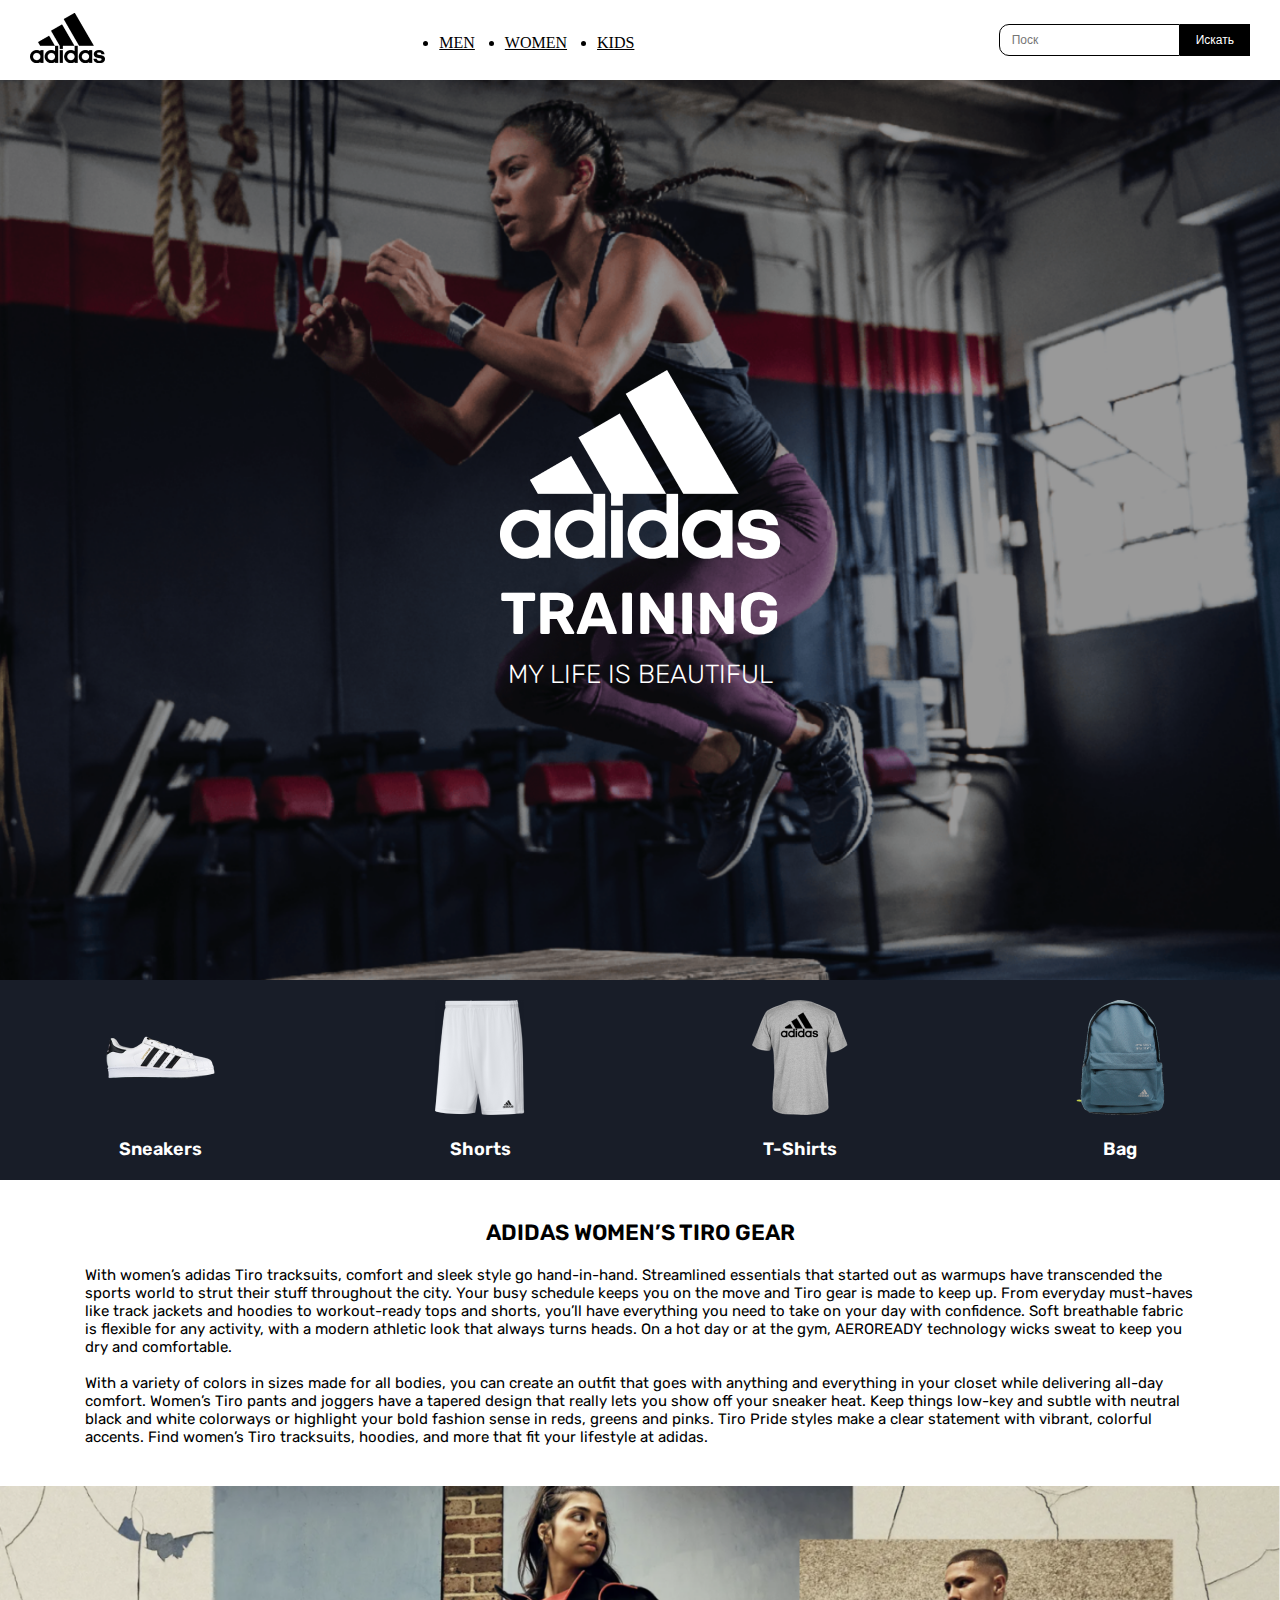
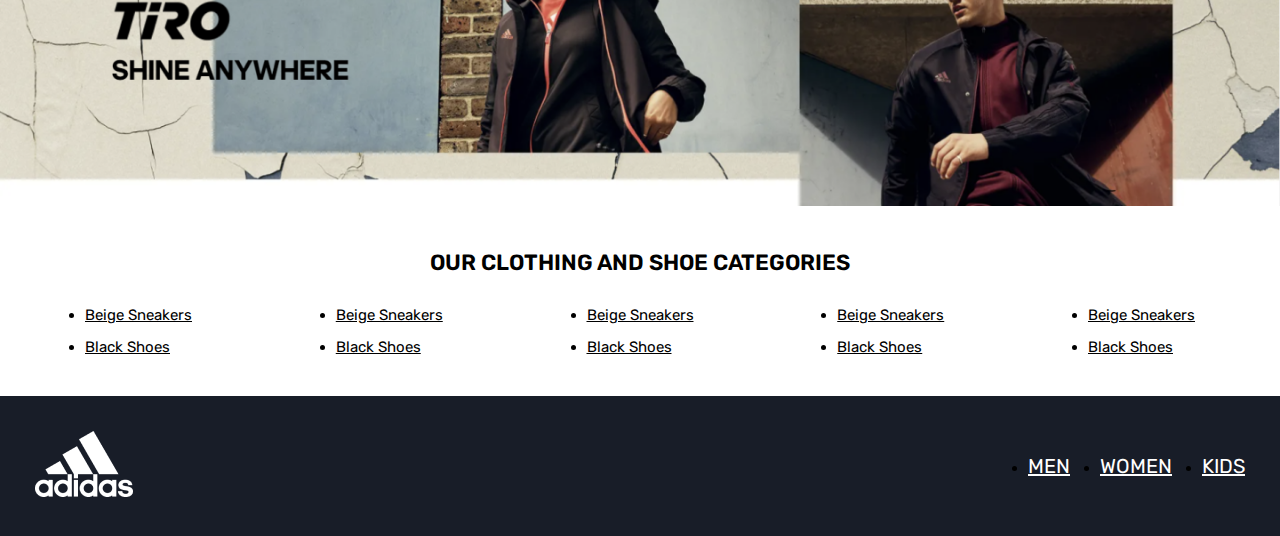
<file: index.html>
<!DOCTYPE html>
<html lang="en">
<head>
    <meta charset="UTF-8">
    <meta http-equiv="X-UA-Compatible" content="IE=edge">
    <meta name="viewport" content="width=device-width, initial-scale=1.0">
    <title>Adidas</title>
    <link rel="preconnect" href="https://fonts.googleapis.com">
    <link rel="preconnect" href="https://fonts.gstatic.com" crossorigin>
    <link href="https://fonts.googleapis.com/css2?family=Rubik:wght@300;400;600&display=swap" rel="stylesheet"> 
    <link rel="stylesheet" href="styles/style.css">
</head>
<body>
    <header class="header">
        <nav class="nav">
            <a href="" class="nav-logo">
                <img src="images/logo.png" alt="">
            </a>                                                                    
            <ul class="nav-list">
                <li><a href="" class="nav-link">MEN</a></li>
                <li><a href="" class="nav-link">WOMEN</a></li>
                <li><a href="" class="nav-link">KIDS</a></li>
            </ul>
            <form action="" class="nav-form">
                <input type="search" class="form-search" placeholder="Поск">
                <button class="form-btn">Искать</button>
            </form>
        </nav>
        <div class="header-content">
            <img src="images/header-img.png" alt="adidas header" class="header-img">
            <h1 class="header-title">TRAINING</h1>
            <p class="header-description">My life is beautiful</p>
        </div>
    </header>
    <main class="main">
        <section class="cards">
            <div class="card">
                <img src="images/Sneackers.png" alt="sneakers" 
                class="card-img">
                <h3 class="card-title">Sneakers</h3>
            </div>
            <div class="card">
                <img src="images/Shorts.png" alt="Shorts" 
                class="card-img">
                <h3 class="card-title">Shorts</h3>
            </div>
            <div class="card">
                <img src="images/T-Shirts.png" alt="T-Shirts" 
                class="card-img">
                <h3 class="card-title">T-Shirts</h3>
            </div>
            <div class="card">
                <img src="images/Bag.png" alt="Bag" 
                class="card-img">
                <h3 class="card-title">Bag</h3>
            </div>
        </section>
        <section class="gear">
            <div class="container">
                <h2 class="gear-title">ADIDAS WOMEN’S TIRO GEAR</h2>
                <p class="gear-description">With women’s adidas Tiro tracksuits, comfort and sleek style go hand-in-hand. Streamlined essentials that started out as warmups have transcended the sports world to strut their stuff throughout the city. Your busy schedule keeps you on the move and Tiro gear is made to keep up. From everyday must-haves like track jackets and hoodies to workout-ready tops and shorts, you’ll have everything you need to take on your day with confidence. Soft breathable fabric is flexible for any activity, with a modern athletic look that always turns heads. On a hot day or at the gym, AEROREADY technology wicks sweat to keep you dry and comfortable.

                </p>
                <p class="gear-description">With a variety of colors in sizes made for all bodies, you can create an outfit that goes with anything and everything in your closet while delivering all-day comfort. Women’s Tiro pants and joggers have a tapered design that really lets you show off your sneaker heat. Keep things low-key and subtle with neutral black and white colorways or highlight your bold fashion sense in reds, greens and pinks. Tiro Pride styles make a clear statement with vibrant, colorful accents. Find women’s Tiro tracksuits, hoodies, and more that fit your lifestyle at adidas.</p>
            </div>
            <img src="images/Main-Banner.png" alt="gear-img" class="gear-img">
        </section>
        <section class="clothing">
            <div class="container">
                <h2 class="clothing-title">
                    OUR CLOTHING AND SHOE CATEGORIES
                </h2>
                <div class="clothing-lists">
                    <ul class="clothing-list">
                        <li><a href="" class="clothing-link">Beige Sneakers</a></li>
                        <li><a href="" class="clothing-link">Black Shoes</a></li>
                    </ul>
                    <ul class="clothing-list">
                        <li><a href="" class="clothing-link">Beige Sneakers</a></li>
                        <li><a href="" class="clothing-link">Black Shoes</a></li>
                    </ul>
                    <ul class="clothing-list">
                        <li><a href="" class="clothing-link">Beige Sneakers</a></li>
                        <li><a href="" class="clothing-link">Black Shoes</a></li>
                    </ul>
                    <ul class="clothing-list">
                        <li><a href="" class="clothing-link">Beige Sneakers</a></li>
                        <li><a href="" class="clothing-link">Black Shoes</a></li>
                    </ul>
                    <ul class="clothing-list">
                        <li><a href="" class="clothing-link">Beige Sneakers</a></li>
                        <li><a href="" class="clothing-link">Black Shoes</a></li>
                    </ul>
                </div>
            </div>
        </section>
    </main>
    <footer class="footer">
        <a href="" class="footer-logo">
            <img src="images/Footer-Logo.png" alt="logo">
        </a>
        <ul class="footer-list">
            <li><a href="" class="footer-link">MEN</a></li>
            <li><a href="" class="footer-link">WOMEN</a></li>
            <li><a href="" class="footer-link">KIDS</a></li>
        </ul>
    </footer>
</body>
</html>
</file>
<file: styles/style.css>
* {
    margin: 0;
    padding: 0;
    box-sizing: border-box;
}

.container {         
    max-width:1140px;         
    width: 100%;         
    padding: 0 15px;  
    margin: 0 auto;       
}         

.body {
    font-family: 'Rubik';
}

.nav {
    background: #FFFFFF;
    padding: 0 30px;
    display: flex;
    justify-content: space-between;
    align-items: center;
}
                        
.nav-list{
    display: flex;
 }
  
.nav-link {
    display: inline-block;
    color: #000000;
    line-height: 19px;
    font-size: 16px;
    font-weight:400;
    margin-right: 30px;
    border-top: 2px solid transparent;
    border-bottom: 2px solid transparent;
    padding-top: 31px;
    padding-bottom: 26px;
    transition: 0.5s;/* ZADAET PLAVNOST ANIMATSI */

}    

/* HOVER - PSEVDOKLASS DLYA NAVEDENIYA */
.nav-link:hover {
   border-color: #000000;
}

.nav-form {
    display: flex;
}

.form-search {
    outline: none;
    border: 1px solid #000000;
    border-radius: 10px 0px 0px 10px;
    padding: 8px 12px;
    color: #000000;
    line-height: 14px;
    font-size: 12px;
    font-weight: 400;
    max-width: 216px;
    width: 100%;
}

.form-btn{
    border: none;
    background:#000000;
    border-radius: 0px, 10px, 10px, 0px,;
    color: #FFFFFF; 
    line-height: 14px;
    font-size: 12px;
    font-weight: 400;
    padding: 0 16px;
}

.header-content {
    background: url(../images/Header\ bg.png)no-repeat top / cover; 
    height: 100vh;
    display: flex;
    flex-direction: column;
    align-items: center;
    justify-content: center;
}

.header-title {
    color: #FFFFFF;
    line-height: 70px;
    font-size:59px;
    font-weight: 600;
    font-family: 'Rubik';
    margin-top: 20px;
    margin-bottom: 10px;
}

.header-description {
    color: #FFFFFF;
    text-transform: uppercase;
    line-height: 31px;
    font-size: 26px;
    font-weight: 300;
    font-family: 'Rubik';
}

.card {
    background: #181D28;
    width: 25%;
    padding: 20px 0;
    display: flex;
    flex-direction: column;
    align-items: center;
    transition: 0.5s;
}

.card-title {
    color: #FFFFFF;
    line-height: 21px;
    font-weight: 600;
    font-size: 18px;
    font-family: 'Rubik';
    margin-top: 24px;
}

.cards {
    display: flex;
}

.card:hover {
    background: #6B4B6B;
}


.gear {
    padding:40px 0;
}

.gear-title {
    line-height: 26px;
    font-size: 22px;
    font-weight: 600;
    font-family: 'Rubik';
    margin-bottom: 20px;
    text-align: center;
}


.gear-description {
    font-size: 15px;
    line-height: 18px;
    font-weight: 400;
    font-family: 'Rubik';
}


.gear-description:nth-of-type(1) {
    margin-bottom: 18px;
}

.gear-img {
    width: 100%;
    margin-top: 40px;
}


.clothing-title {
    text-align: center;
    line-height: 26px;
    font-size: 22px;
    font-weight: 600;
    font-family: 'Rubik';
    margin-bottom: 30px;
}

.clothing-lists {
    display: flex;
    justify-content: space-between;
}


.clothing-link {
    color: #000000;
    font-weight: 400;
    font-size: 15px;
    line-height:18px;    
    font-family: 'Rubik';
}

.clothing-list {
    display: flex;
    flex-direction: column;
    row-gap: 14px;
}

.clothing {
    margin-bottom: 40px;
}

.footer {
    background: #181D28;
    padding: 35px;
    display: flex;
    justify-content: space-between;
    align-items: center;
}

.footer-list {
    display: flex;
    column-gap: 30px;
}

.footer-link {
    color: #FFFFFF;
    font-weight: 400;
    font-size: 20px;
    line-height: 24px;
    font-family: 'Rubik';
}
</file>
